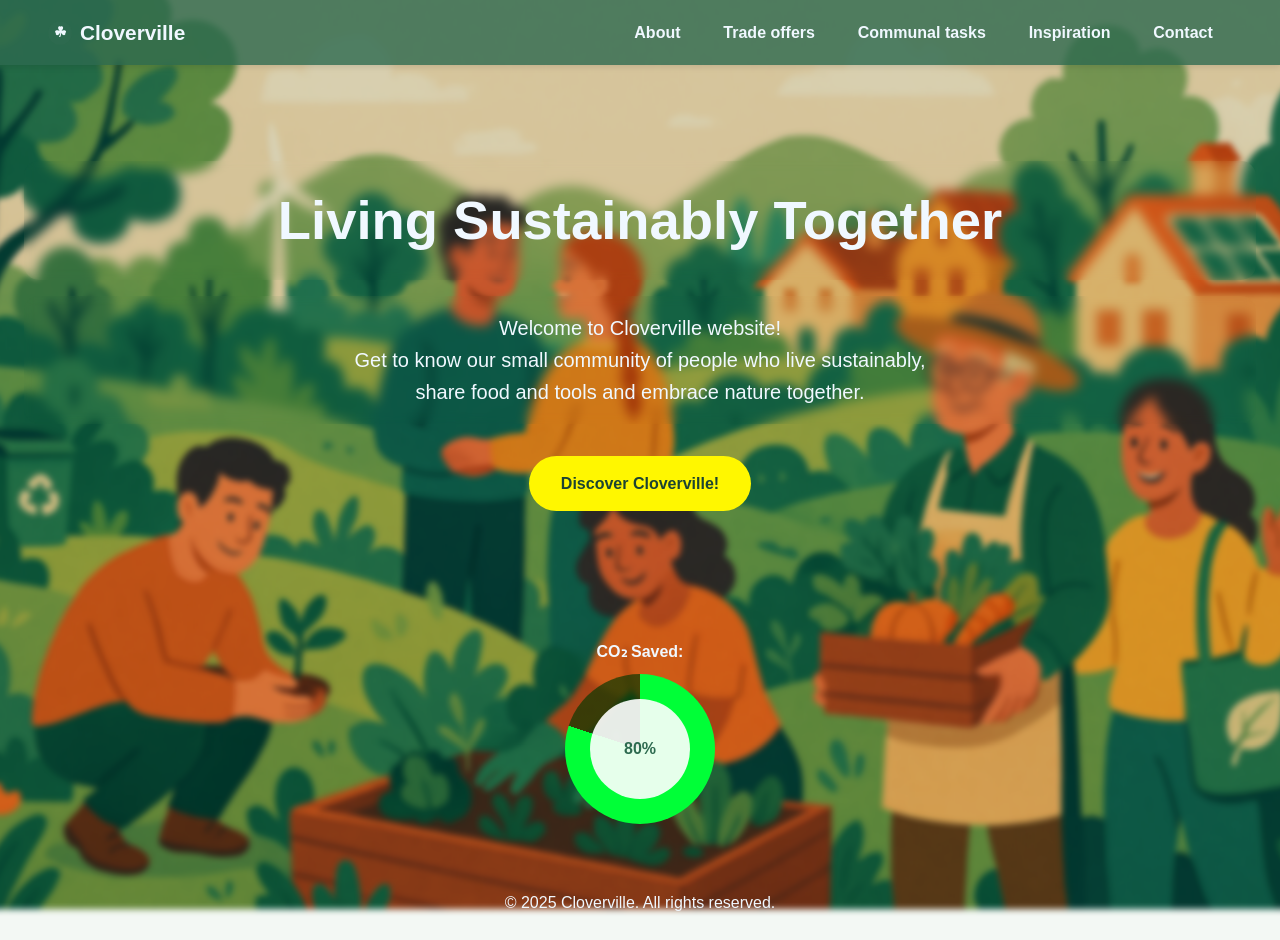
<file: Cloverille Website/index.html>
<!DOCTYPE html>
<html lang="en">

<head>
  <meta charset="UTF-8" />
  <meta name="viewport" content="width=device-width, initial-scale=1.0" />
  <title>Cloverville | Living Sustainably Together</title>
  <link rel="stylesheet" href="styles/common.css" />
  <link rel="stylesheet" href="styles/styles.css" />
</head>

<body>
  <!-- Header -->
  <header class="navbar">
    <a href="index.html" class="logo">
      <div class="logo-icon">☘</div>
      <span><b>Cloverville</b></span>
    </a>
    <nav class="nav-links">
      <a href="about.html"><b>About</b></a>
      <a href="tradeoffers.html"><b>Trade offers</b></a>
      <a href="communaltasks.html"><b>Communal tasks</b></a>
      <a href="services.html"><b>Inspiration</b></a>
      <a href="contact.html"><b>Contact</b></a>
    </nav>
  </header>

  <!-- Hero Section -->
  <section class="hero">
    <h1>Living Sustainably Together</h1>
    <p>
      Welcome to Cloverville website! <br>Get to know our small community of people who live sustainably, <br>share food
      and
      tools and embrace nature together.</p>
    <a href="about.html" class="cta-btn">Discover Cloverville!</a>
  </section>

  <!-- Illustration -->
  <section class="image-section"></section>

  <div class="progress-co2-container">
    <div class="co2-pie-container">
      <p><b>CO₂ Saved:</b></p>

      <div class="co2-pie">
        <div class="co2-center">
          <span id="co2-text"></span>
        </div>
      </div>
    </div>
  </div>

  <!-- Footer -->
  <footer class="footer">
    <p>© 2025 Cloverville. All rights reserved.</p>
  </footer>

  <script src="script.js"></script>
</body>

</html>
</file>
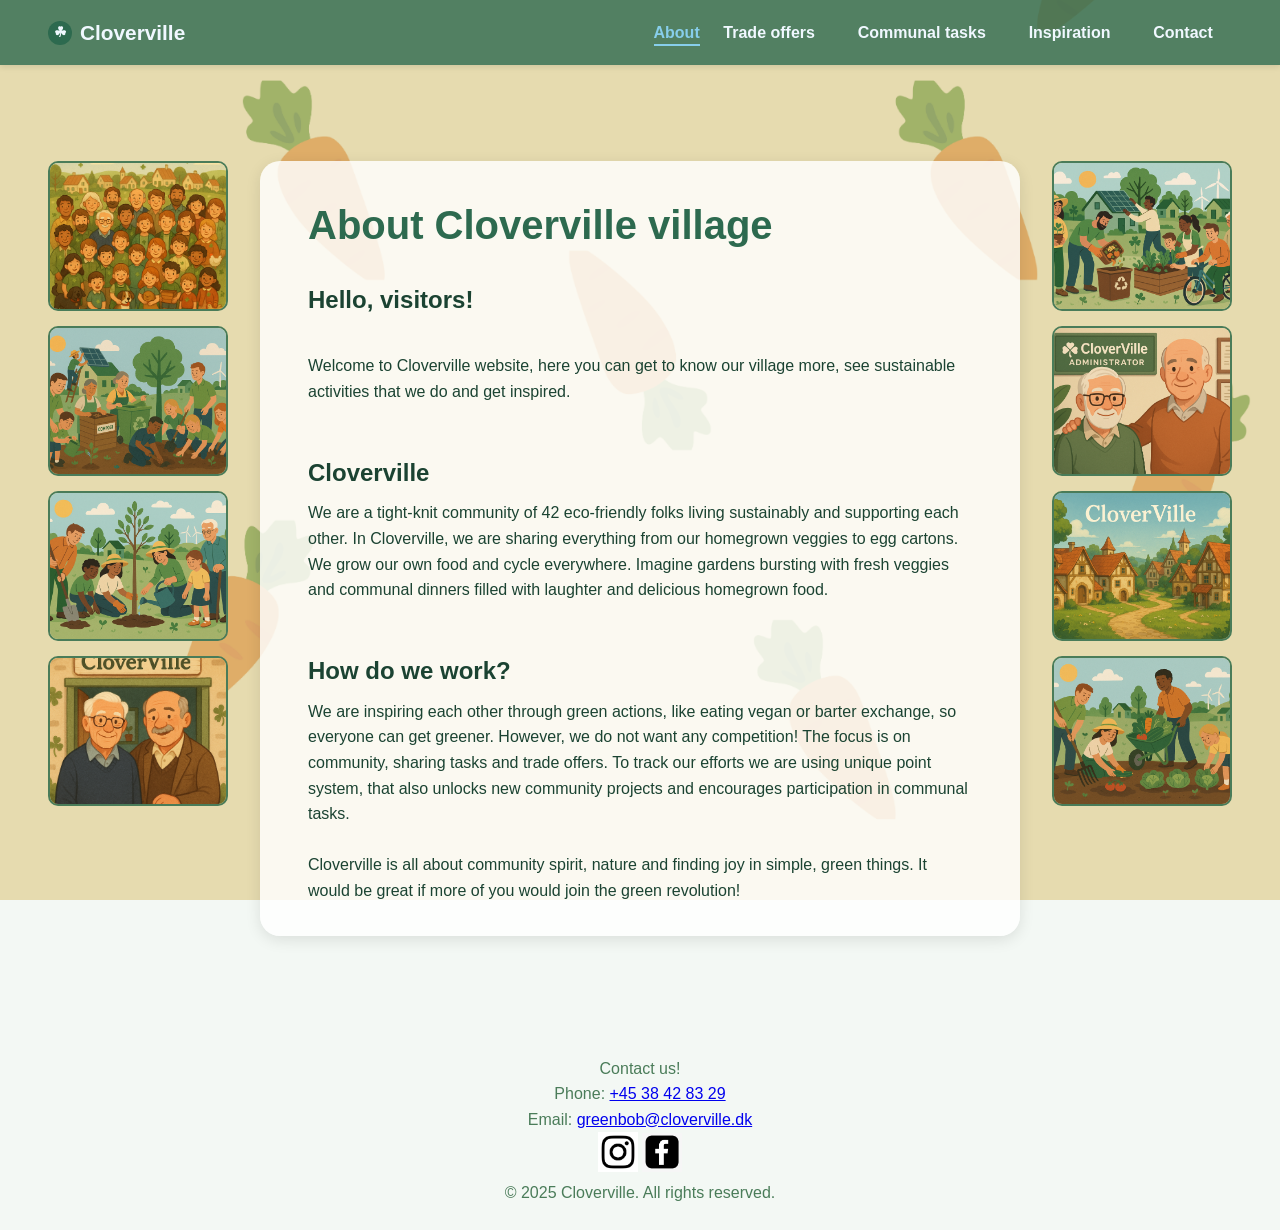
<file: Cloverille Website/about.html>
<!DOCTYPE html>
<html lang="en">

<head>
    <meta charset="UTF-8" />
    <meta name="viewport" content="width=device-width, initial-scale=1.0" />
    <title>About Cloverville village</title>
    <link rel="stylesheet" href="styles/common.css" />
    <link rel="stylesheet" href="styles/about.css" />
</head>

<body>
    <!-- Top navigation bar for the About page -->
    <header class="navbar-about">
        <a href="index.html" class="logo">
            <div class="logo-icon">☘</div>
            <span>Cloverville</span>
        </a>
        <button class="menu-toggle" aria-label="Toggle navigation">
            <span></span>
            <span></span>
            <span></span>
        </button>
        <nav class="nav-links">
            <span class="active"><b>About</b></span>
            <a href="tradeoffers.html"><b>Trade offers</b></a>
            <a href="communaltasks.html"><b>Communal tasks</b></a>
            <a href="services.html"><b>Inspiration</b></a>
            <a href="contact.html"><b>Contact</b></a>
        </nav>
    </header>

    <!-- Full-screen background illustration -->
    <section class="image-section-about"></section>

    <!-- MAIN LAYOUT -->
    <div class="about-layout">

        <!-- LEFT IMAGE COLUMN -->
        <section class="left-picture-bar">
            <img src="images/Gallery/8.png">
            <img src="images/Gallery/5.png">
            <img src="images/Gallery/3.png">
            <img src="images/Gallery/6.png">
        </section>

        <!-- MAIN TEXT -->
        <div class="text">
            <h1>About Cloverville village</h1>
            <h2>Hello, visitors!</h2>
            <br>
            <p>Welcome to Cloverville website, here you can get to know our village more, see sustainable activities
                that we do and get inspired.</p>
            <br>
            <h2>Cloverville</h2>
            <p>We are a tight-knit community of 42 eco-friendly folks living sustainably and supporting each other.
                In Cloverville, we are sharing everything from our homegrown veggies to egg cartons. We grow our own
                food and cycle everywhere. Imagine gardens bursting with fresh veggies and communal dinners filled with
                laughter and delicious homegrown food.</p>
            <br>
            <h2>How do we work?</h2>
            <p>We are inspiring each other through green actions, like eating vegan or barter exchange, so everyone can
                get greener.
                However, we do not want any competition! The focus is on community, sharing tasks and trade offers.
                To track our efforts we are using unique point system, that also unlocks new community projects and
                encourages participation in communal tasks.</p>
            <br>
            <p>Cloverville is all about community spirit, nature and finding joy in simple, green things. It would be
                great if more of you would join the green revolution!</p>
        </div>

        <!-- RIGHT IMAGE COLUMN -->
        <section class="right-picture-bar">
            <img src="images/Gallery/1.png">
            <img src="images/Gallery/7.png">
            <img src="images/Gallery/2.png">
            <img src="images/Gallery/4.png">
        </section>

    </div>

    <!-- Footer -->
    <footer class="footer">
        <div class="some">
            <p>Contact us!</p>
            <p>Phone: <a href="tel:+4538428329">+45 38 42 83 29</a></p>
            <p>Email: <a href="mailto:greenbob@cloverville.dk">greenbob@cloverville.dk</a></p>
            <a href="https://www.instagram.com/Clover_Ville" target="_blank">
                <img src="images/instagram.jpg" alt="instagram" width="40"></a>
            <a href="https://www.facebook.com/Clover_Ville" target="_blank">
                <img src="images/facebook.png" alt="facebook" width="40"></a>
        </div>
        <p>© 2025 Cloverville. All rights reserved.</p>
    </footer>

    <script src="script.js"></script>
</body>

</html>
</file>
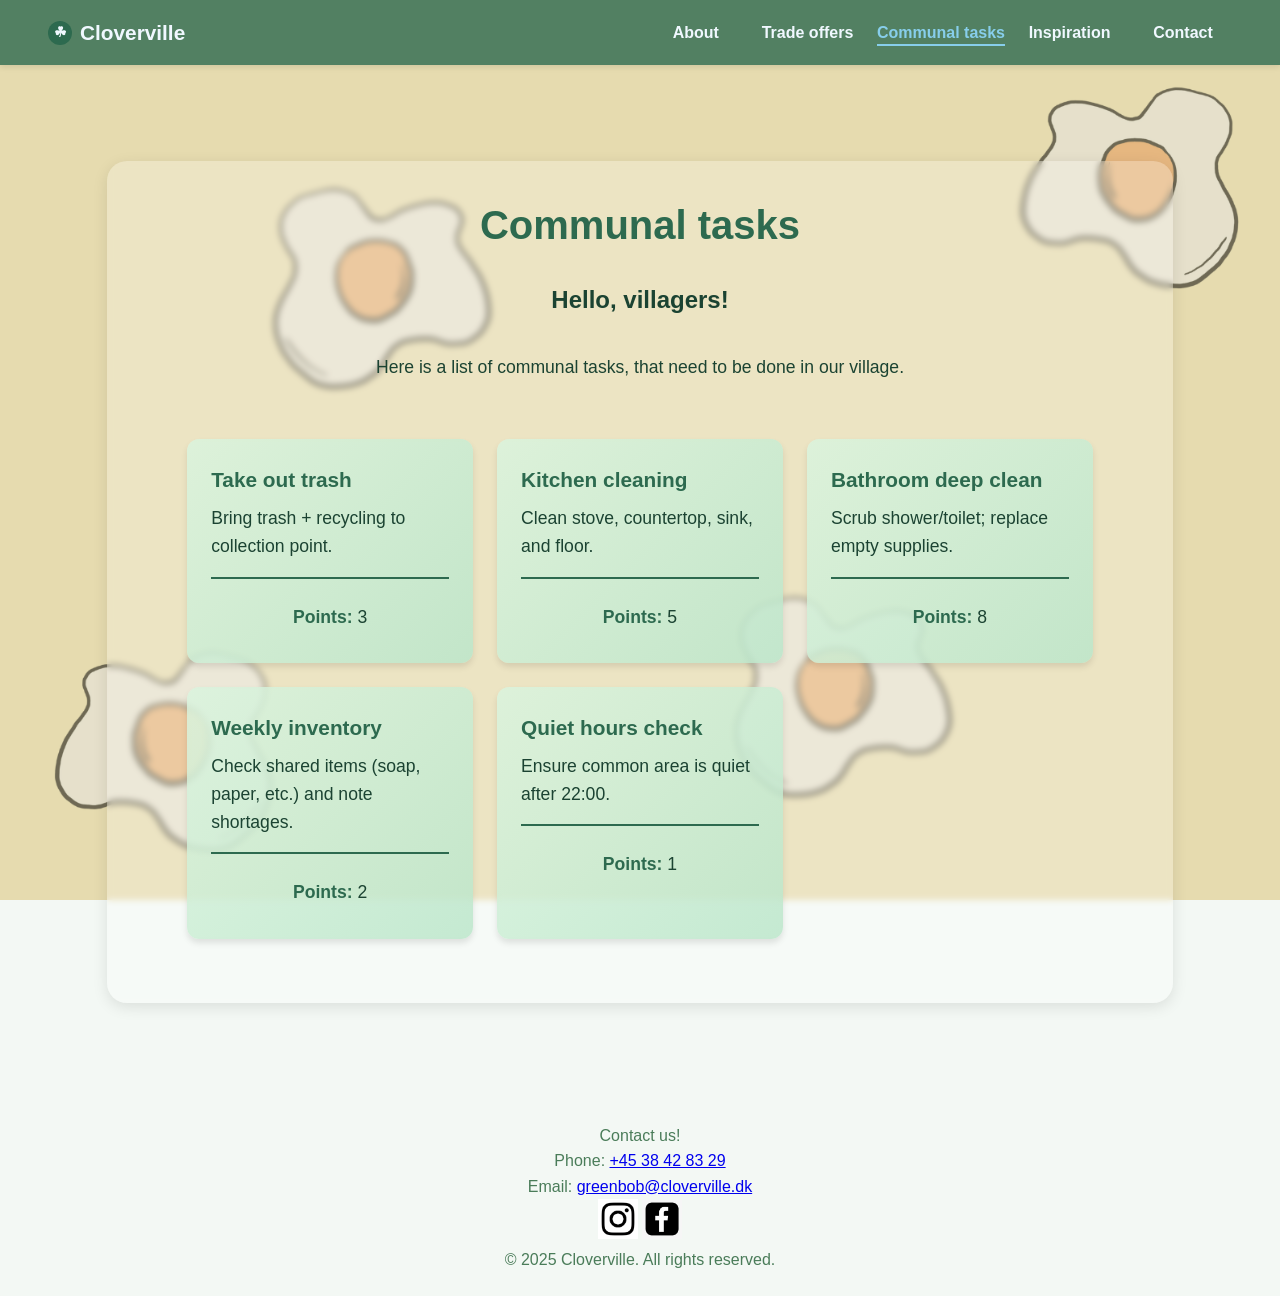
<file: Cloverille Website/communaltasks.html>
<!DOCTYPE html>
<html lang="en">

<head>
    <meta charset="UTF-8" />
    <meta name="viewport" content="width=device-width, initial-scale=1.0" />
    <title>About Cloverville village</title>

    <link rel="stylesheet" href="styles/common.css" />
    <link rel="stylesheet" href="styles/cards.css" />
    <link rel="stylesheet" href="styles/communaltasks.css" />
</head>

<body>
    <!-- Top navigation bar -->
    <header class="navbar-communaltasks">
        <a href="index.html" class="logo">
            <div class="logo-icon">☘</div>
            <span>Cloverville</span>
        </a>

        <button class="menu-toggle" aria-label="Toggle navigation">
            <span></span>
            <span></span>
            <span></span>
        </button>

        <nav class="nav-links">
            <a href="about.html"><b>About</b></a>
            <a href="tradeoffers.html"><b>Trade offers</b></a>
            <span class="active"><b>Communal tasks</b></span>
            <a href="services.html"><b>Inspiration</b></a>
            <a href="contact.html"><b>Contact</b></a>
        </nav>
    </header>

    <!-- Background illustration -->
    <section class="image-section-tasks"></section>

    <!-- Main layout wrapper -->
    <div class="tasks-layout">
        <div class="text">
            <h1>Communal tasks</h1>
            <h2>Hello, villagers!</h2>
            <br>
            <p>Here is a list of communal tasks, that need to be done in our village.</p>
            <br>

            <!-- Communal Tasks Container -->
            <div id="communal-tasks-container" class="tasks-container">
            </div>
        </div>
    </div>

    <!-- Footer -->
    <footer class="footer">
        <div class="some">
            <p>Contact us!</p>
            <p>Phone: <a href="tel:+4538428329">+45 38 42 83 29</a></p>
            <p>Email: <a href="mailto:greenbob@cloverville.dk">greenbob@cloverville.dk</a></p>
            <a href="https://www.instagram.com/Clover_Ville" target="_blank">
                <img src="images/instagram.jpg" alt="instagram" width="40"></a>
            <a href="https://www.facebook.com/Clover_Ville" target="_blank">
                <img src="images/facebook.png" alt="facebook" width="40"></a>
        </div>
        <p>© 2025 Cloverville. All rights reserved.</p>
    </footer>

    <script src="script.js"></script>
</body>

</html> <!-- End of HTML document -->
</file>
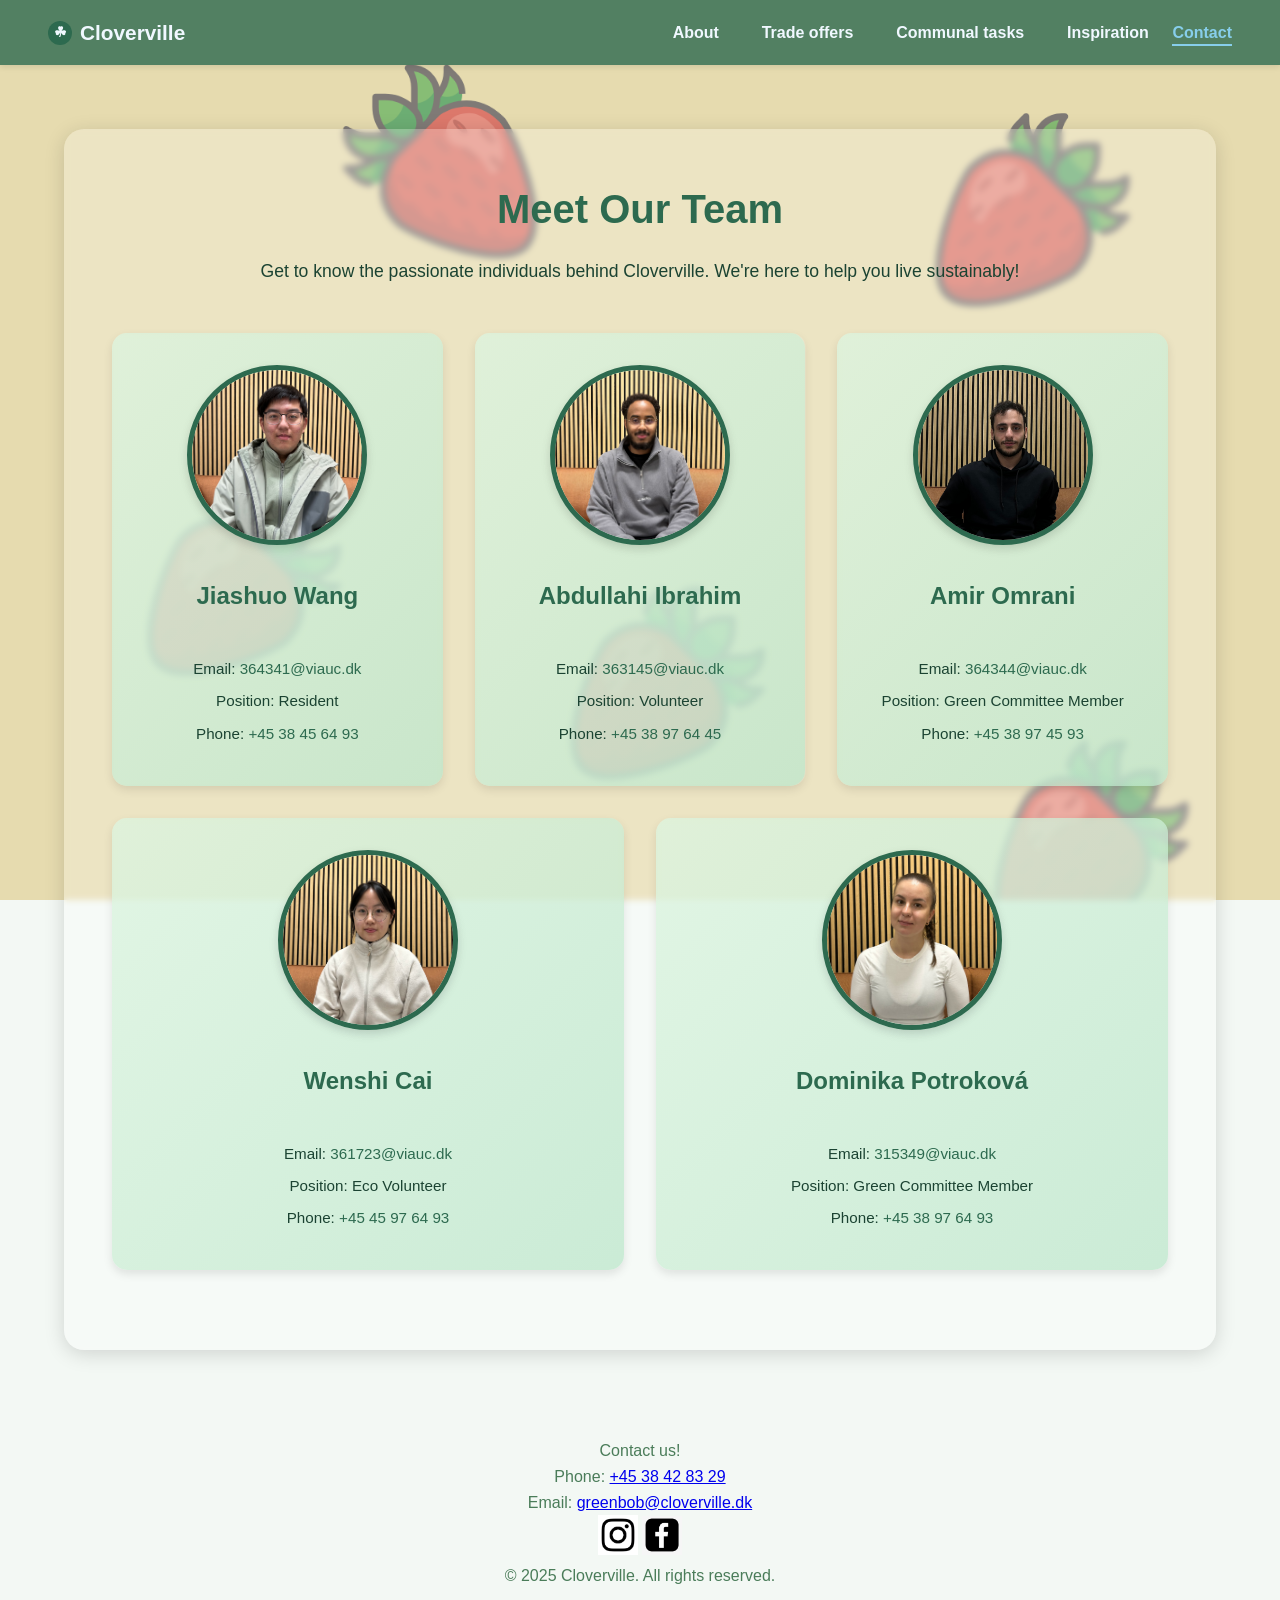
<file: Cloverille Website/contact.html>
<!DOCTYPE html>
<html lang="en">

<head>
    <meta charset="UTF-8" />
    <meta name="viewport" content="width=device-width, initial-scale=1.0" />
    <title>About Cloverville village</title>

    <link rel="stylesheet" href="styles/common.css" />
    <link rel="stylesheet" href="styles/contact.css" />
</head>

<body>
    <!-- Top navigation bar -->
    <header class="navbar-contacts">
        <a href="index.html" class="logo">
            <div class="logo-icon">☘</div>
            <span>Cloverville</span>
        </a>

        <button class="menu-toggle" aria-label="Toggle navigation">
            <span></span>
            <span></span>
            <span></span>
        </button>

        <nav class="nav-links">
            <a href="about.html"><b>About</b></a>
            <a href="tradeoffers.html"><b>Trade offers</b></a>
            <a href="communaltasks.html"><b>Communal tasks</b></a>
            <a href="services.html"><b>Inspiration</b></a>
            <span class="active"><b>Contact</b></span>
        </nav>
    </header>

    <!-- Background illustration -->
    <section class="image-section-contacts"></section>

    <!-- Main text and team section wrapper -->
    <div class="text contacts">
        <h1>Meet Our Team</h1>
        <p>Get to know the passionate individuals behind Cloverville. We're here to help you live sustainably!</p>

        <!-- Top row of team member cards -->
        <section class="top-row">

            <!-- Team member card: Jiashuo Wang -->
            <div class="wang">
                <img src="images/wang.jpg">
                <h2>Jiashuo Wang</h2>
                <br>
                <p>Email: <a href="mailto:364341@viauc.dk">364341@viauc.dk</a></p>
                <p>Position: Resident</p>
                <p>Phone: <a href="tel:+4538456493">+45 38 45 64 93</a></p>
            </div>

            <!-- Team member card: Abdullahi Ibrahim -->
            <div class="abdul">
                <img src="images/abdul.jpg">
                <h2>Abdullahi Ibrahim</h2>
                <br>
                <p>Email: <a href="mailto:363145@viauc.dk">363145@viauc.dk</a></p>
                <p>Position: Volunteer</p>
                <p>Phone: <a href="tel:+4538976445">+45 38 97 64 45</a></p>
            </div>

            <!-- Team member card: Amir Omrani -->
            <div class="amir">
                <img src="images/amir (2).jpg">
                <h2>Amir Omrani</h2>
                <br>
                <p>Email: <a href="mailto:364344@viauc.dk">364344@viauc.dk</a></p>
                <p>Position: Green Committee Member</p>
                <p>Phone: <a href="tel:+4538974593">+45 38 97 45 93</a></p>
            </div>
        </section>

        <!-- Bottom row of team member cards -->
        <section class="bottom-row">

            <!-- Team member card: Wenshi Cai -->
            <div class="wenshi">
                <img src="images/wenshi.jpg">
                <h2>Wenshi Cai</h2>
                <br>
                <p>Email: <a href="mailto:361723@viauc.dk">361723@viauc.dk</a></p>
                <p>Position: Eco Volunteer</p>
                <p>Phone: <a href="tel:+45976493">+45 45 97 64 93</a></p>
            </div>

            <!-- Team member card: Dominika Potroková -->
            <div class="dominika">
                <img src="images/dominika.jpg">
                <h2>Dominika Potroková</h2>
                <br>
                <p>Email: <a href="315349@viauc.dk">315349@viauc.dk</a></p>
                <p>Position: Green Committee Member</p>
                <p>Phone: <a href="tel:+4538976493">+45 38 97 64 93</a></p>
            </div>
        </section>
    </div>

    <!-- Footer -->
    <footer class="footer">
        <div class="some">
            <p>Contact us!</p>
            <p>Phone: <a href="tel:+4538428329">+45 38 42 83 29</a></p>
            <p>Email: <a href="mailto:greenbob@cloverville.dk">greenbob@cloverville.dk</a></p>
            <a href="https://www.instagram.com/Clover_Ville" target="_blank">
                <img src="images/instagram.jpg" alt="instagram" width="40"></a>
            <a href="https://www.facebook.com/Clover_Ville" target="_blank">
                <img src="images/facebook.png" alt="facebook" width="40"></a>
        </div>
        <p>© 2025 Cloverville. All rights reserved.</p>
    </footer>

    <script src="script.js"></script>
</body>

</html> <!-- End of HTML document -->
</file>
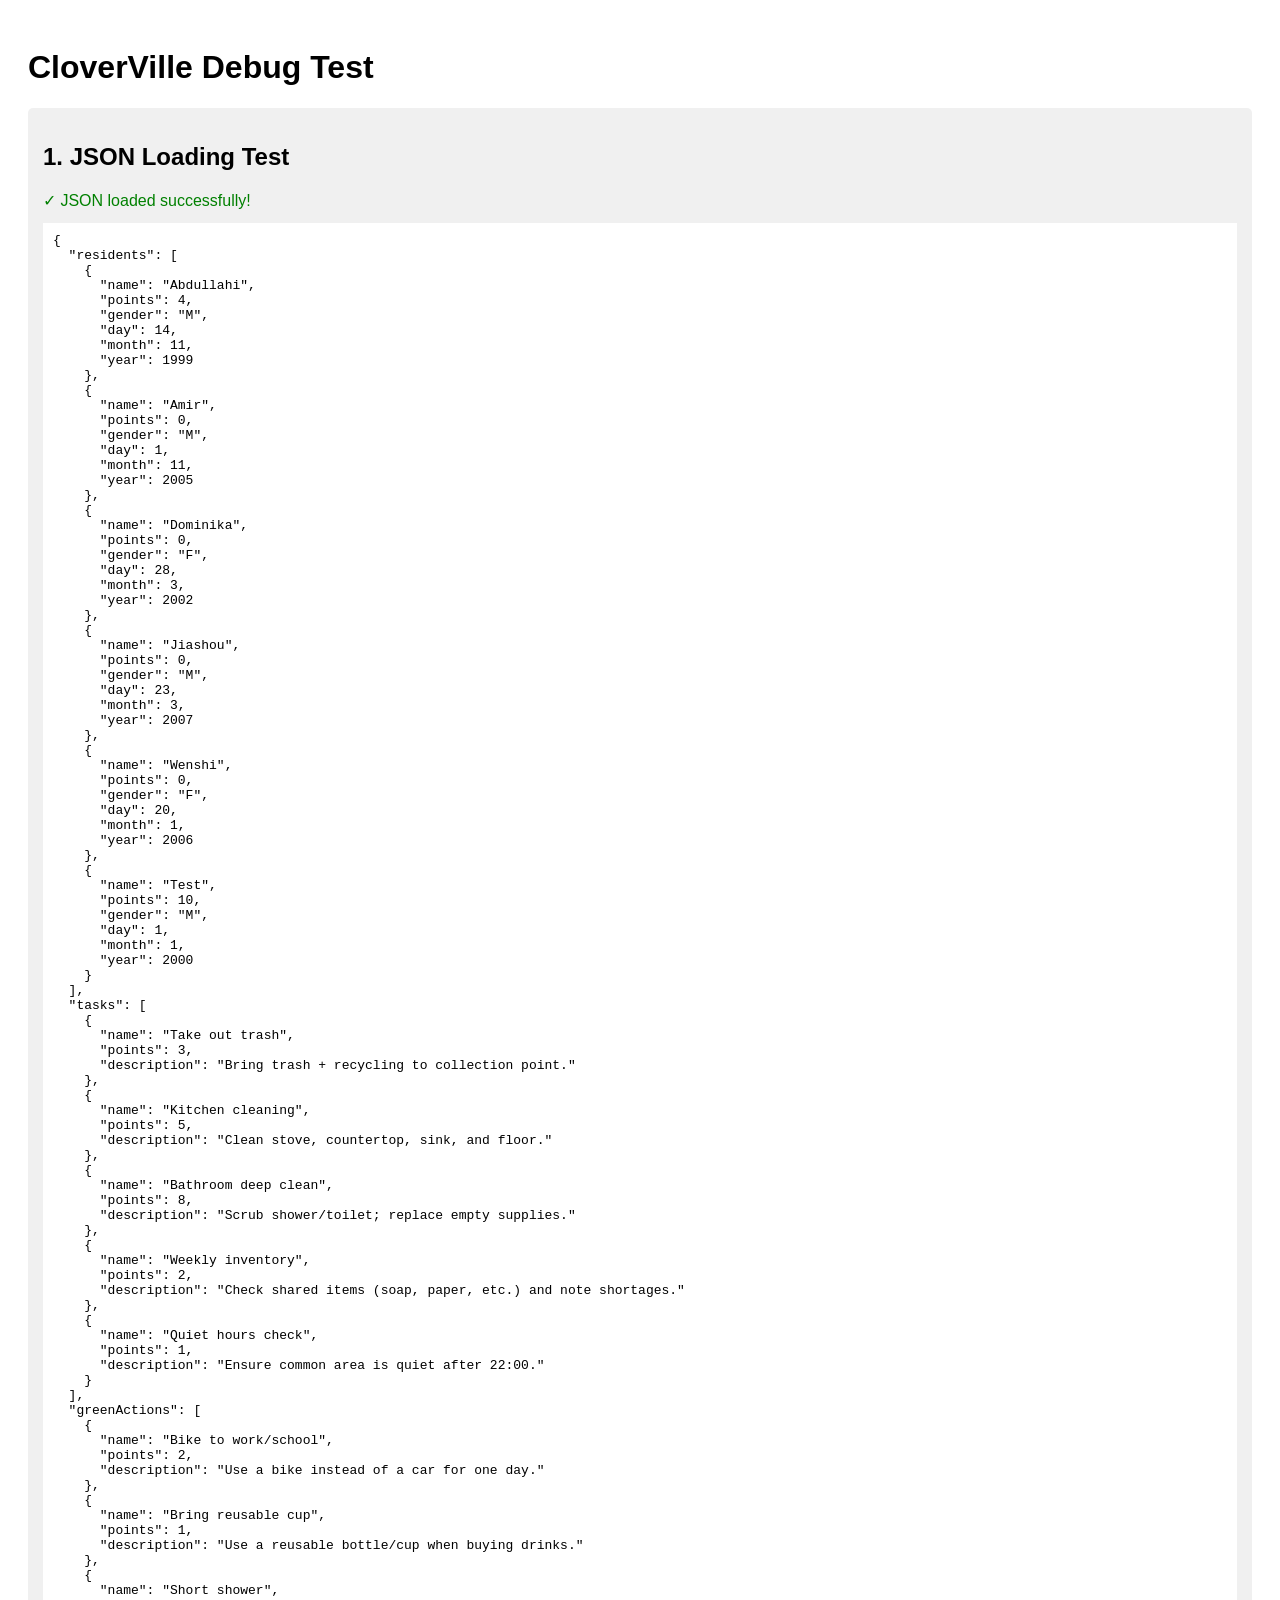
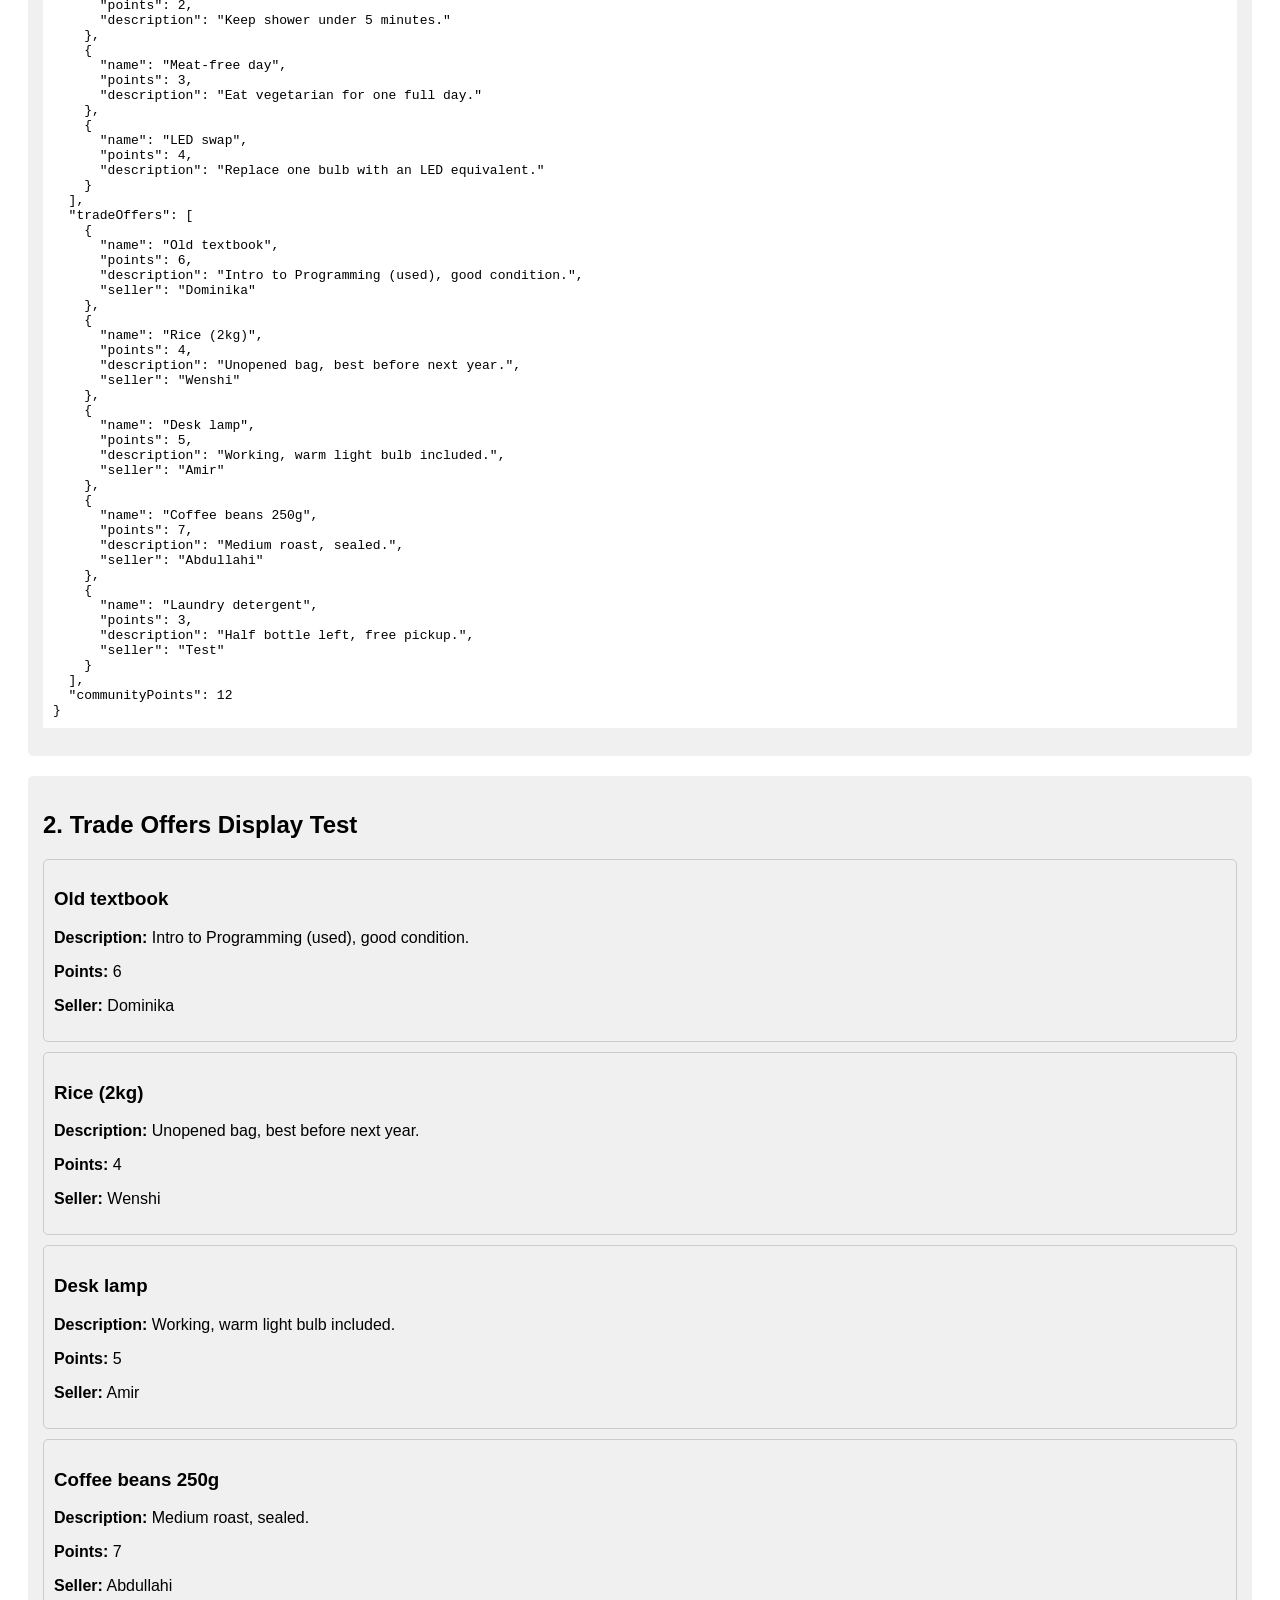
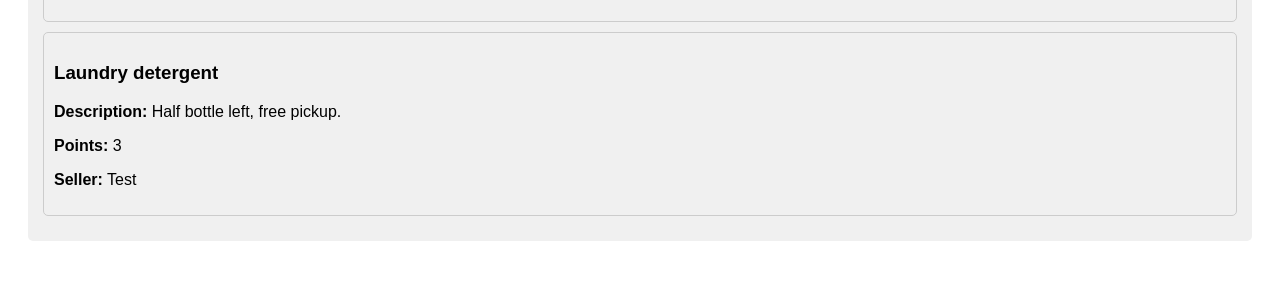
<file: Cloverille Website/debug-test.html>
<!DOCTYPE html>
<html lang="en">

<head>
    <meta charset="UTF-8">
    <meta name="viewport" content="width=device-width, initial-scale=1.0">
    <title>Debug Test</title>

    <style>
        /* Basic page typography */
        body {
            font-family: Arial, sans-serif;
            padding: 20px;
        }

        /* Container style for debug blocks */
        .debug-section {
            margin: 20px 0;
            padding: 15px;
            background: #f0f0f0;
            border-radius: 5px;
        }

        .error {
            color: red;
        }

        .success {
            color: green;
        }

        /* Styling for raw JSON output */
        pre {
            background: #fff;
            padding: 10px;
            overflow-x: auto;
        }
    </style>
</head>

<body>
    <h1>CloverVille Debug Test</h1>

    <!-- Section 1: JSON Loading Test -->
    <div class="debug-section">
        <h2>1. JSON Loading Test</h2>
        <div id="json-status">Loading...</div>
        <pre id="json-content"></pre>
    </div>

    <!-- Section 2: Trade Offers Rendering Test -->
    <div class="debug-section">
        <h2>2. Trade Offers Display Test</h2>
        <div id="trade-offers-container"></div>
    </div>

    <script>
        // Test JSON loading
        async function testJSONLoading() {
            const statusDiv = document.getElementById('json-status');
            const contentPre = document.getElementById('json-content');

            try {
                console.log('Attempting to fetch: ../village.json');
                const response = await fetch('../village.json');

                if (!response.ok) {
                    throw new Error(`HTTP error! status: ${response.status}`);
                }

                const data = await response.json();
                statusDiv.innerHTML = '<span class="success">✓ JSON loaded successfully!</span>';
                contentPre.textContent = JSON.stringify(data, null, 2);

                // Test display function
                displayTradeOffers(data);

            } catch (error) {
                statusDiv.innerHTML = `<span class="error">✗ Error: ${error.message}</span>`;
                contentPre.textContent = error.stack;
                console.error('Error loading JSON:', error);
            }
        }

        // Display trade offers
        function displayTradeOffers(villageData) {
            const container = document.getElementById('trade-offers-container');

            if (!villageData || !villageData.tradeOffers) {
                container.innerHTML = '<p class="error">No tradeOffers data found</p>';
                return;
            }

            if (villageData.tradeOffers.length === 0) {
                container.innerHTML = '<p>No trade offers available</p>';
                return;
            }

            const offersHTML = villageData.tradeOffers.map(offer => `
                <div style="border: 1px solid #ccc; padding: 10px; margin: 10px 0; border-radius: 5px;">
                    <h3>${offer.name || 'Unnamed Offer'}</h3>
                    <p><strong>Description:</strong> ${offer.description || 'No description'}</p>
                    <p><strong>Points:</strong> ${offer.points || 0}</p>
                    <p><strong>Seller:</strong> ${offer.seller || 'N/A'}</p>
                </div>
            `).join('');

            container.innerHTML = offersHTML;
        }

        // Run test on page load
        document.addEventListener('DOMContentLoaded', testJSONLoading);
    </script>
</body>

</html>
</file>
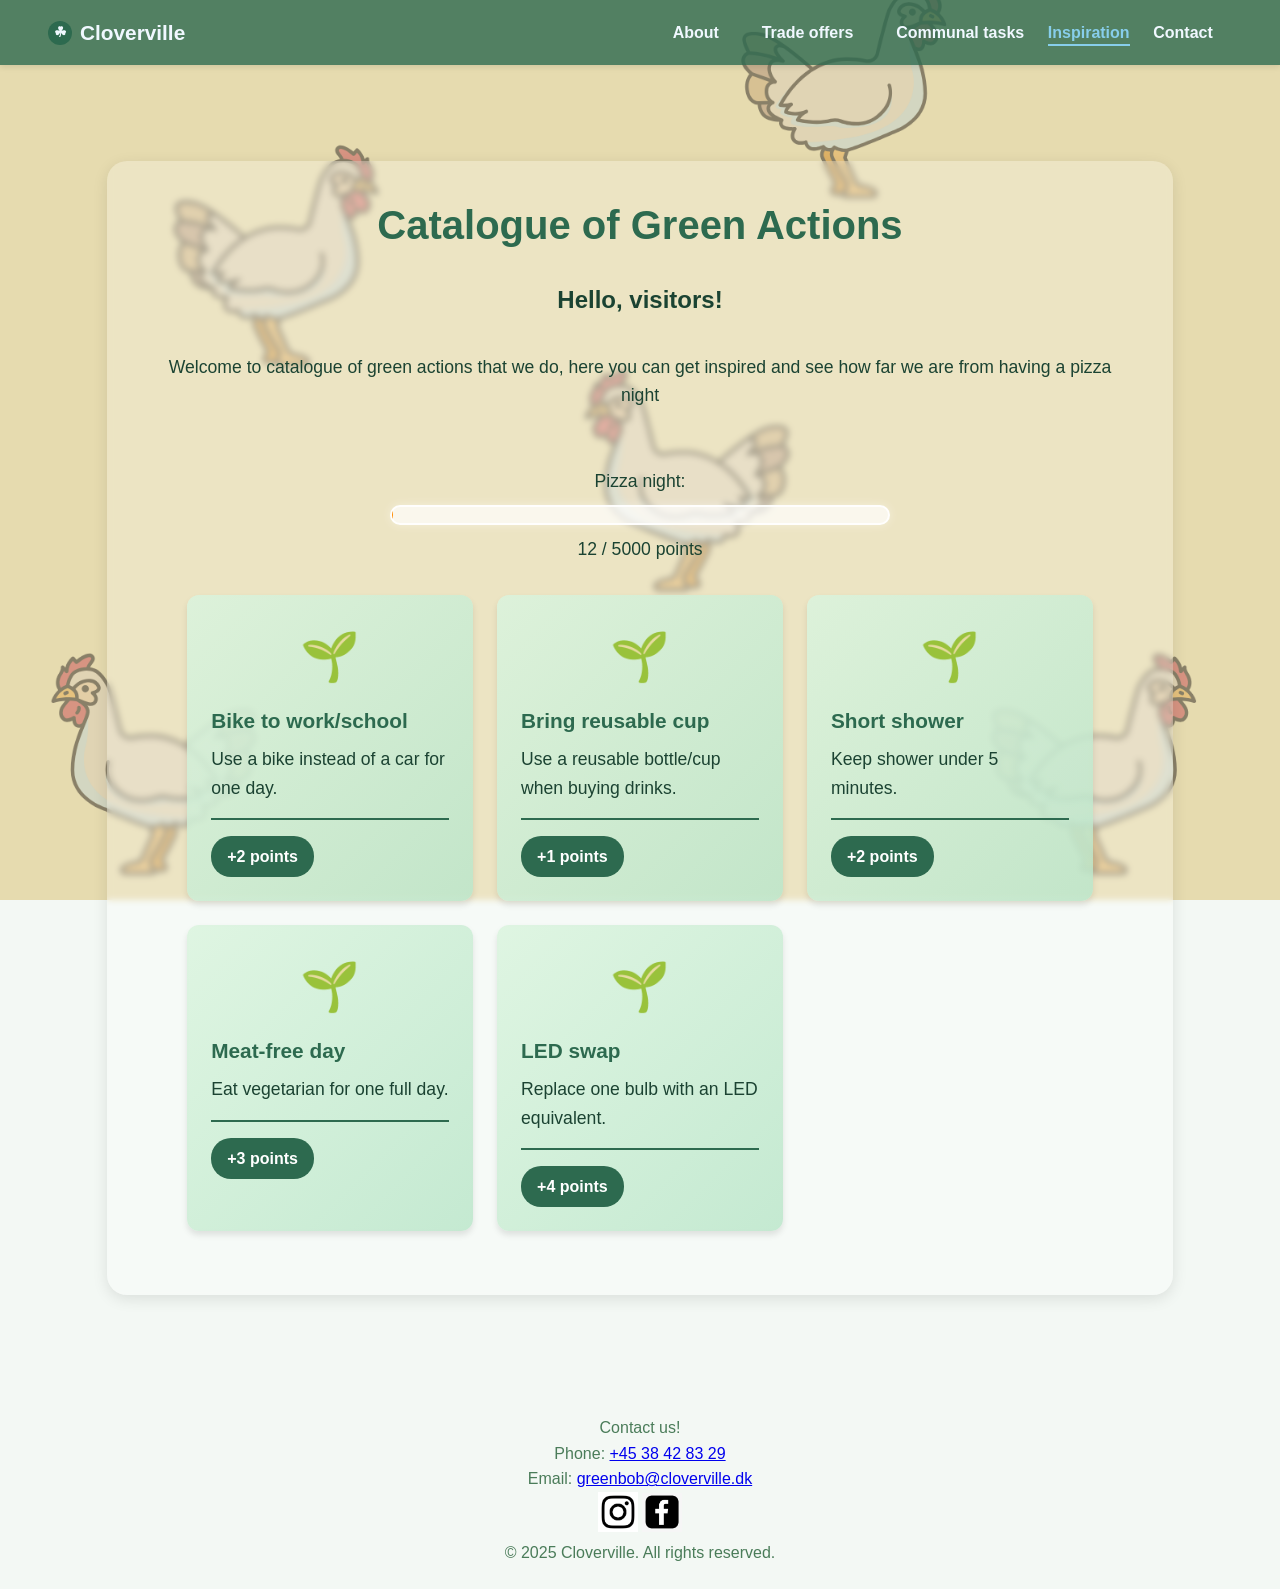
<file: Cloverille Website/services.html>
<!DOCTYPE html>
<html lang="en">

<head>
    <meta charset="UTF-8" />
    <meta name="viewport" content="width=device-width, initial-scale=1.0" />
    <title>About Cloverville village</title>

    <link rel="stylesheet" href="styles/common.css" />
    <link rel="stylesheet" href="styles/cards.css" />
    <link rel="stylesheet" href="styles/services.css" />
</head>

<body>
    <!-- Top navigation bar -->
    <header class="navbar-services">
        <a href="index.html" class="logo">
            <div class="logo-icon">☘</div>
            <span>Cloverville</span>
        </a>

        <button class="menu-toggle" aria-label="Toggle navigation">
            <span></span>
            <span></span>
            <span></span>
        </button>

        <nav class="nav-links">
            <a href="about.html"><b>About</b></a>
            <a href="tradeoffers.html"><b>Trade offers</b></a>
            <a href="communaltasks.html"><b>Communal tasks</b></a>
            <span class="active"><b>Inspiration</b></span>
            <a href="contact.html"><b>Contact</b></a>
        </nav>
    </header>

    <!-- Background illustration -->
    <section class="image-section-services"></section>

    <!-- Main layout wrapper -->
    <div class="services-layout">
        <div class="text">
            <h1>Catalogue of Green Actions</h1>
            <h2>Hello, visitors!</h2>
            <br>
            <p>Welcome to catalogue of green actions that we do, here you can get inspired and see how far we are from
                having a pizza night</p>
            <br>

            <!-- Progress bar section -->
            <div class="progress-co2-container">
                <div class="points-container">
                    <p>Pizza night:</p>

                    <div class="loading-frame">
                        <div class="loading-bar" id="progress-bar"></div>
                    </div>

                    <p id="progress-text">0 / 1000 points</p>
                </div>
            </div>

            <!-- Green Actions Section -->
            <div id="green-actions-container" class="green-actions-container">
            </div>
        </div>
    </div>

    <!-- Footer -->
    <footer class="footer">
        <div class="some">
            <p>Contact us!</p>
            <p>Phone: <a href="tel:+4538428329">+45 38 42 83 29</a></p>
            <p>Email: <a href="mailto:greenbob@cloverville.dk">greenbob@cloverville.dk</a></p>
            <a href="https://www.instagram.com/Clover_Ville" target="_blank">
                <img src="images/instagram.jpg" alt="instagram" width="40"></a>
            <a href="https://www.facebook.com/Clover_Ville" target="_blank">
                <img src="images/facebook.png" alt="facebook" width="40"></a>
        </div>
        <p>© 2025 Cloverville. All rights reserved.</p>
    </footer>

    <script src="script.js"></script>
</body>

</html>
</file>
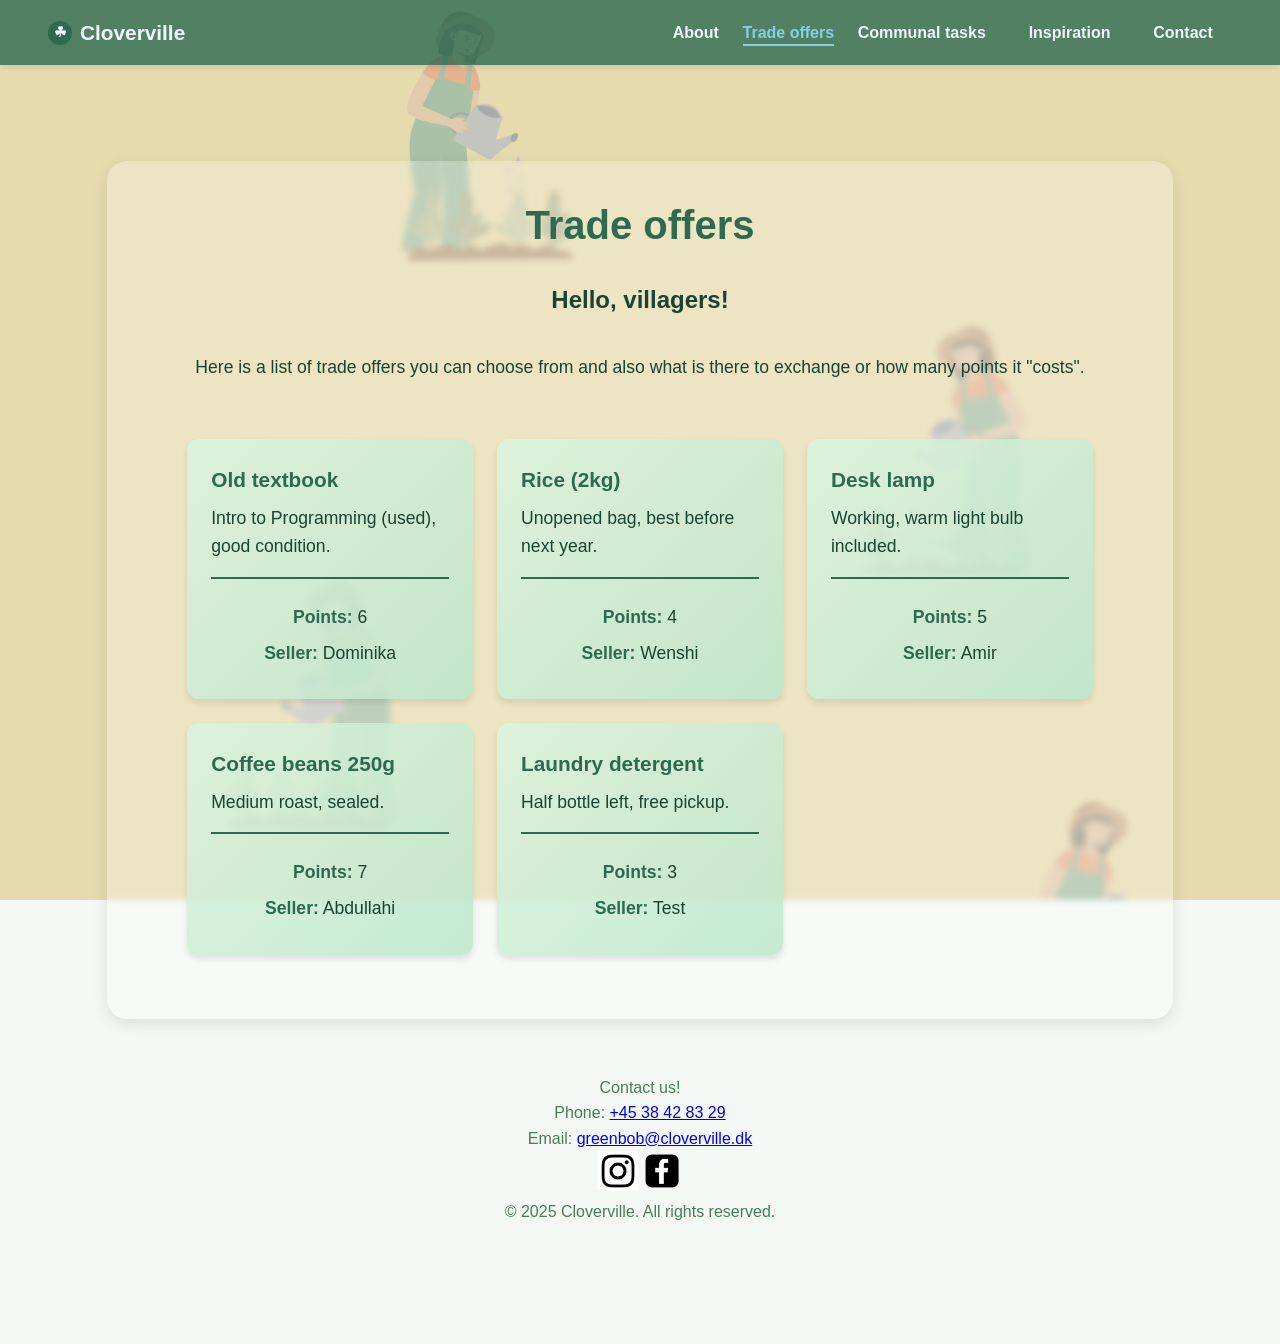
<file: Cloverille Website/tradeoffers.html>
<!DOCTYPE html>
<html lang="en">

<head>
    <meta charset="UTF-8" />
    <meta name="viewport" content="width=device-width, initial-scale=1.0" />
    <title>About Cloverville village</title>
    <link rel="stylesheet" href="styles/common.css" />
    <link rel="stylesheet" href="styles/cards.css" />
    <link rel="stylesheet" href="styles/tradeoffers.css" />
</head>

<body>
    <!-- Top navigation bar -->
    <header class="navbar-tradeoffers">
        <a href="index.html" class="logo">
            <div class="logo-icon">☘</div>
            <span>Cloverville</span>
        </a>

        <button class="menu-toggle" aria-label="Toggle navigation">
            <span></span>
            <span></span>
            <span></span>
        </button>

        <nav class="nav-links">
            <a href="about.html"><b>About</b></a>
            <span class="active"><b>Trade offers</b></span>
            <a href="communaltasks.html"><b>Communal tasks</b></a>
            <a href="services.html"><b>Inspiration</b></a>
            <a href="contact.html"><b>Contact</b></a>
        </nav>
    </header>

    <!-- Background illustration -->
    <section class="image-section-tradeoffers"></section>

    <!-- Main layout wrapper -->
    <div class="offers-layout">
        <div class="text">
            <h1>Trade offers</h1>
            <h2>Hello, villagers!</h2>
            <br>
            <p>Here is a list of trade offers you can choose from and also what is there to exchange or how many
                points it "costs".</p>
            <br>

            <!-- Trade Offers Container -->
            <div id="trade-offers-container" class="offers-container">
            </div>
        </div>

        <!-- Footer -->
        <footer class="footer">
            <div class="some">
                <p>Contact us!</p>
                <p>Phone: <a href="tel:+4538428329">+45 38 42 83 29</a></p>
                <p>Email: <a href="mailto:greenbob@cloverville.dk">greenbob@cloverville.dk</a></p>
                <a href="https://www.instagram.com/Clover_Ville" target="_blank">
                    <img src="images/instagram.jpg" alt="instagram" width="40"></a>
                <a href="https://www.facebook.com/Clover_Ville" target="_blank">
                    <img src="images/facebook.png" alt="facebook" width="40"></a>
            </div>
            <p>© 2025 Cloverville. All rights reserved.</p>
        </footer>

        <script src="script.js"></script>
</body>

</html>
</file>
<file: Cloverille Website/styles/common.css>
/* Shared base */
* {
    margin: 0;
    padding: 0;
    box-sizing: border-box;
    font-family: 'Poppins', sans-serif;
}

body {
    background-color: #f3f8f4;
    color: #1b4332;
    display: flex;
    flex-direction: column;
    min-height: 100vh;
    line-height: 1.6;
}

/* Navbar - Base styles */
.navbar,
.navbar-about,
.navbar-communaltasks,
.navbar-contacts,
.navbar-services,
.navbar-tradeoffers {
    display: flex;
    justify-content: space-between;
    align-items: center;
    padding: 1rem 3rem;
    box-shadow: 0 2px 6px rgba(0, 0, 0, 0.1);
    position: relative;
    z-index: 10;
}

.logo {
    display: flex;
    align-items: center;
    font-weight: 600;
    font-size: 1.3rem;
    color: aliceblue;
    text-decoration: none;
    cursor: pointer;
}

.logo:hover {
    color: aliceblue;
}

.logo-icon {
    background-color: #2d6a4f;
    color: aliceblue;
    font-size: 0.9rem;
    border-radius: 50%;
    width: 24px;
    height: 24px;
    display: flex;
    align-items: center;
    justify-content: center;
    margin-right: 8px;
}

/* Navigation Links */
.nav-links a {
    text-decoration: none;
    color: aliceblue;
    font-weight: 500;
    margin: 0 1.2rem;
    transition: color 0.2s ease;
    position: relative;
    padding-bottom: 5px;
}

.nav-links a::after {
    content: '';
    position: absolute;
    bottom: 0;
    left: 0;
    width: 0;
    height: 2px;
    background: aliceblue;
    transition: width 0.3s ease;
}

.nav-links a:hover {
    color: #d8f3dc;
}

.nav-links a:hover::after {
    width: 100%;
}

.nav-links .active {
    color: #87CEEB;
    font-weight: 700;
    cursor: default;
    pointer-events: none;
    position: relative;
    padding-bottom: 5px;
}

.nav-links .active::after {
    content: '';
    position: absolute;
    bottom: 0;
    left: 0;
    width: 100%;
    height: 2px;
    background: #87CEEB;
}

/* Mobile Menu Toggle */
.menu-toggle {
    display: none;
    flex-direction: column;
    justify-content: center;
    align-items: center;
    gap: 6px;
    width: 46px;
    height: 46px;
    background: rgba(12, 34, 20, 0.72);
    border: none;
    border-radius: 12px;
    cursor: pointer;
    padding: 10px;
}

.menu-toggle span {
    display: block;
    width: 26px;
    height: 3px;
    background: #ffffff;
    border-radius: 3px;
    transition: transform 0.2s ease, opacity 0.2s ease;
}

.menu-toggle.open span:nth-child(1) {
    transform: translateY(7px) rotate(45deg);
}

.menu-toggle.open span:nth-child(2) {
    opacity: 0;
}

.menu-toggle.open span:nth-child(3) {
    transform: translateY(-7px) rotate(-45deg);
}

/* Footer */
.footer {
    background-color: transparent;
    text-align: center;
    padding: 1.5rem 0;
    color: #4a7c59;
    margin-top: auto;
    position: relative;
    z-index: 2;
}


@media (max-width: 900px) {

    .navbar,
    .navbar-about,
    .navbar-communaltasks,
    .navbar-contacts,
    .navbar-services,
    .navbar-tradeoffers {
        flex-direction: row;
        align-items: center;
        justify-content: space-between;
        padding: 1rem 1.5rem;
        /* Reduce horizontal padding on smaller screens */
        gap: 0;
    }

    .menu-toggle {
        display: flex;
        margin-left: auto;
    }

    .nav-links {
        position: absolute;
        top: 72px;
        right: 16px;
        background: rgba(12, 34, 20, 0.9);
        backdrop-filter: blur(8px);
        padding: 12px 16px;
        border-radius: 16px;
        box-shadow: 0 10px 30px rgba(0, 0, 0, 0.25);
        display: none;
        flex-direction: column;
        align-items: flex-start;
        gap: 10px;
        z-index: 20;
    }

    .nav-links.open {
        display: flex;
    }

    .nav-links a,
    .nav-links .active {
        margin: 0;
    }

}
</file>
<file: Cloverille Website/styles/styles.css>
/* Home Page Specific Styles */
/* Shared base styles are in common.css */

.navbar {
  background-color: rgba(45, 106, 79, 0.8);
}

/* Hero Section */
.hero {
  text-align: center;
  padding: 6rem 1.5rem;
  background: transparent;
}

.hero h1 {
  font-size: 3.4rem;
  font-weight: 800;
  color: aliceblue;
  margin-bottom: 1rem;
  padding: 1rem;
  border-radius: 15px;
  backdrop-filter: blur(5px);
}

.hero p {
  font-size: 1.25rem;
  color: aliceblue;
  margin-bottom: 2rem;
  padding: 1rem;
  border-radius: 15px;
  backdrop-filter: blur(5px);
  font-family: 'Arial', Times, serif;
}

.cta-btn {
  display: inline-block;
  background-color: #FFF700;
  color: #1b4332;
  font-weight: 600;
  padding: 0.9rem 2rem;
  border-radius: 30px;
  text-decoration: none;
  transition: background 0.1s ease, transform 0.2s ease;
}

.cta-btn:hover {
  background-color: #d48e12;
  transform: translateY(-2px);
}

/* Image Section - Home specific */
.image-section {
  position: fixed;
  top: 0;
  left: 0;
  width: 100%;
  height: 100%;
  background: linear-gradient(0deg, rgba(0, 0, 0, 0.12), rgba(0, 0, 0, 0.12)),
    url("../images/Background.png") no-repeat center center/cover;
  z-index: -1;
  filter: blur(3px) brightness(0.97);
  transform: scale(1.02);
  pointer-events: none;
}

/* CO2 Pie Chart - Home specific implementation */
.co2-pie-container p {
  color: aliceblue;
  text-align: center;
}

.progress-co2-container {
  display: flex;
  align-items: center;
  justify-content: center;
  width: 100%;
  margin: 2rem auto;
}

.co2-pie {
  width: 150px;
  height: 150px;
  border-radius: 50%;
  background: conic-gradient(#2ff55a 0deg 288deg,
      rgba(253, 253, 253, 0.7) 0deg 360deg);
  display: flex;
  align-items: center;
  justify-content: center;
  margin: 10px auto;
  position: relative;
  transition: background 0.6s ease;
}

.co2-center {
  width: 100px;
  height: 100px;
  background: rgba(255, 255, 255, 0.9);
  border-radius: 50%;
  display: flex;
  align-items: center;
  justify-content: center;
  font-weight: bold;
  color: #2d6a4f;
  position: absolute;
  top: 50%;
  left: 50%;
  transform: translate(-50%, -50%);
}

/* Main Footer Override for Home if needed */
.footer {
  color: aliceblue;
}

/* Responsive */
@media (max-width: 900px) {
  .hero h1 {
    font-size: 1.8rem;
  }

  .hero p {
    font-size: 0.9rem;
  }

  .image-section {
    background-attachment: scroll;
  }
}
</file>
<file: Cloverille Website/styles/about.css>
/* About Page Specific Styles */

.navbar-about {
    background-color: rgba(45, 106, 79, 0.8);
}

.about-layout {
    display: grid;
    grid-template-columns: 180px 1fr 180px;
    gap: 2rem;
    width: 100%;
    padding: 6rem 3rem;
    position: relative;
    z-index: 2;
}

.text {
    max-width: 800px;
    margin: 0 auto;
    background-color: rgba(255, 255, 255, 0.82);
    padding: 2rem 3rem;
    border-radius: 20px;
    box-shadow: 0 4px 15px rgba(0, 0, 0, 0.1);
}

.text h1 {
    font-size: 2.5rem;
    font-weight: 800;
    color: #2d6a4f;
    margin-bottom: 1rem;
}

.text h2 {
    font-size: 1.5rem;
    color: #1b4332;
    margin-top: 1.5rem;
    margin-bottom: 0.5rem;
}

.text p {
    font-size: 1rem;
    color: #1b4332;
}

.image-section-about {
    position: fixed;
    top: 0;
    left: 0;
    width: 100%;
    height: 100%;
    background: url("../images/Carrots.png") no-repeat center center/cover;
    z-index: -1;
    filter: brightness(0.9);
}

.left-picture-bar,
.right-picture-bar {
    display: flex;
    flex-direction: column;
    gap: 15px;
    position: sticky;
    top: 120px;
    height: fit-content;
}

.left-picture-bar img,
.right-picture-bar img {
    width: 180px;
    height: 150px;
    object-fit: cover;
    border-radius: 10px;
    border: 2px solid #4a7c59;
}

/* First responsive breakpoint */
@media (max-width: 900px) {
    .about-layout {
        grid-template-columns: 100px 1fr 100px;
        gap: 1.5rem;
        padding: 4rem 2rem;
    }

    .text h1 {
        font-size: 2.3rem;
    }

    .text p {
        font-size: 1rem;
    }

    .left-picture-bar,
    .right-picture-bar {
        position: static;
        width: 100px;
    }

    .left-picture-bar img,
    .right-picture-bar img {
        width: 100%;
        height: auto;
    }
}

/* Second responsive block */
@media (max-width: 900px) {

    .about-layout {
        display: flex;
        flex-direction: column;
        gap: 1rem;
        padding: 2rem 1rem;
    }

    .text {
        margin: 0 auto;
        width: 100%;
        padding: 1.5rem;
    }

    .text h1 {
        font-size: 1.8rem;
    }

    .text p {
        font-size: 0.9rem;
    }

    .image-section-about {
        background-attachment: scroll;
    }

    .left-picture-bar,
    .right-picture-bar {
        flex-direction: row;
        justify-content: center;
        gap: 10px;
        width: 100%;
        margin: 0 auto;
    }

    .left-picture-bar img,
    .right-picture-bar img {
        width: 80px;
        height: auto;
    }
}
</file>
<file: Cloverille Website/styles/cards.css>
/* Shared Cards Styles (Trade, Tasks, Green Actions) */

.offers-container,
.tasks-container,
.green-actions-container {
  max-width: 1200px;
  margin: 2rem auto;
  padding: 0 2rem;
  display: grid;
  grid-template-columns: repeat(auto-fill, minmax(300px, 1fr));
  gap: 1.5rem;
}

.trade-offer-card,
.task-card,
.green-action-card {
  background: linear-gradient(135deg, rgba(216, 243, 220, 0.8) 0%, rgba(183, 228, 199, 0.8) 100%);
  border-radius: 12px;
  padding: 1.5rem;
  box-shadow: 0 4px 6px rgba(0, 0, 0, 0.1);
  transition: transform 0.3s ease, box-shadow 0.3s ease;
  backdrop-filter: blur(3px);
}

.trade-offer-card:hover,
.task-card:hover,
.green-action-card:hover {
  transform: translateY(-5px);
  box-shadow: 0 8px 12px rgba(0, 0, 0, 0.15);
}

.trade-offer-card h3,
.task-card h3,
.green-action-card h3 {
  color: #2d6a4f;
  margin-bottom: 0.5rem;
  font-size: 1.3rem;
}

.description {
  color: #555;
  margin-bottom: 1rem;
  line-height: 1.6;
  text-align: left !important;
}

.offer-details,
.task-details,
.action-points {
  border-top: 2px solid #2d6a4f;
  padding-top: 1rem;
  margin-top: 1rem;
}

.offer-details p,
.task-details p {
  margin: 0.5rem 0;
  color: #333;
}

.offer-details strong,
.task-details strong {
  color: #2d6a4f;
}

.points-badge {
  background: #2d6a4f;
  color: white;
  padding: 0.5rem 1rem;
  border-radius: 20px;
  font-weight: bold;
  display: inline-block;
}

.action-icon {
  font-size: 3rem;
  margin-bottom: 0.5rem;
  text-align: center;
}

.no-data {
  text-align: center;
  color: #888;
  font-size: 1.2rem;
  padding: 3rem;
  grid-column: 1 / -1;
}

/* Animations */

@keyframes slideIn {
  from {
    width: 0;
  }

  to {
    width: 100%;
  }
}

/* Responsive Grid System */

@media (min-width: 1025px) {

  .offers-container,
  .tasks-container,
  .green-actions-container {
    grid-template-columns: repeat(3, 1fr);
  }
}

@media (min-width: 768px) and (max-width: 1024px) {

  .offers-container,
  .tasks-container,
  .green-actions-container {
    grid-template-columns: repeat(2, 1fr);
    padding: 0 1.5rem;
  }
}

@media (max-width: 900px) {

  .offers-container,
  .tasks-container,
  .green-actions-container {
    grid-template-columns: 1fr;
    padding: 0 1rem;
    gap: 1rem;
  }

  .trade-offer-card,
  .task-card,
  .green-action-card {
    padding: 1rem;
  }
}
</file>
<file: Cloverille Website/styles/communaltasks.css>
/* Communal Tasks Page Specific Styles */

.navbar-communaltasks {
  background-color: rgba(45, 106, 79, 0.8);
}

.tasks-layout {
  display: grid;
  gap: 2rem;
  width: 100%;
  padding: 6rem 3rem;
  position: relative;
  z-index: 2;
}

.tasks-layout .text {
  width: 90%;
  max-width: 1200px;
  margin: 0 auto;
  background-color: rgba(255, 255, 255, 0.25);
  padding: 2rem 3rem;
  border-radius: 20px;
  box-shadow: 0 4px 15px rgba(0, 0, 0, 0.1);
  backdrop-filter: blur(3px);
}

.tasks-layout .text h1 {
  font-size: 2.5rem;
  font-weight: 800;
  color: #2d6a4f;
  text-align: center;
  margin-bottom: 1rem;
}

.tasks-layout .text h2 {
  font-size: 1.5rem;
  color: #1b4332;
  text-align: center;
  margin-top: 1.5rem;
  margin-bottom: 0.5rem;
}

.tasks-layout .text p {
  font-size: 1.1rem;
  color: #1b4332;
  text-align: center;
}

.image-section-tasks {
  position: fixed;
  top: 0;
  left: 0;
  width: 100%;
  height: 100%;
  background: url("../images/eggs.png") no-repeat center center/cover;
  z-index: -1;
  filter: brightness(0.9);
}

@media (max-width: 767px) {

  .tasks-layout .text {
    padding: 1.5rem 2rem;
  }

  .tasks-layout .text h1 {
    font-size: 2rem;
  }

  .tasks-layout .text h2 {
    font-size: 1.2rem;
  }
}
</file>
<file: Cloverille Website/styles/contact.css>
/* Contact Page Specific Styles */

.navbar-contacts {
  background-color: rgba(45, 106, 79, 0.8);
}

.image-section-contacts {
  position: fixed;
  top: 0;
  left: 0;
  width: 100%;
  height: 100%;
  background: url("../images/strawberries.png") no-repeat center center/cover;
  z-index: -1;
  filter: brightness(0.9);
}

.contacts-page .text,
.text.contacts {
  width: 90%;
  max-width: 1200px;
  margin: 4rem auto;
  background-color: rgba(255, 255, 255, 0.25);
  padding: 3rem;
  border-radius: 20px;
  box-shadow: 0 4px 20px rgba(0, 0, 0, 0.15);
  position: relative;
  z-index: 2;
  backdrop-filter: blur(3px);
}

.contacts-page .text h1,
.text.contacts h1 {
  font-size: 2.5rem;
  font-weight: 800;
  color: #2d6a4f;
  text-align: center;
  margin-bottom: 1rem;
}

.contacts-page .text>p,
.text.contacts>p {
  font-size: 1.1rem;
  color: #1b4332;
  text-align: center;
  margin-bottom: 3rem;
}

.top-row,
.bottom-row {
  display: grid;
  grid-template-columns: repeat(auto-fit, minmax(300px, 1fr));
  gap: 2rem;
  margin-bottom: 2rem;
}

.wang,
.abdul,
.amir,
.wenshi,
.dominika {
  background: linear-gradient(135deg, rgba(216, 243, 220, 0.7) 0%, rgba(183, 228, 199, 0.7) 100%);
  border-radius: 15px;
  padding: 2rem;
  text-align: center;
  box-shadow: 0 4px 10px rgba(0, 0, 0, 0.1);
  transition: transform 0.3s ease, box-shadow 0.3s ease;
  backdrop-filter: blur(3px);
}

.wang:hover,
.abdul:hover,
.amir:hover,
.wenshi:hover,
.dominika:hover {
  transform: translateY(-8px);
  box-shadow: 0 8px 20px rgba(0, 0, 0, 0.2);
}

.wang img,
.abdul img,
.amir img,
.wenshi img,
.dominika img {
  width: 180px;
  height: 180px;
  object-fit: cover;
  border-radius: 50%;
  border: 5px solid #2d6a4f;
  margin-bottom: 1.5rem;
  box-shadow: 0 4px 10px rgba(0, 0, 0, 0.15);
}

.wang h2,
.abdul h2,
.amir h2,
.wenshi h2,
.dominika h2 {
  font-size: 1.5rem;
  color: #2d6a4f;
  margin-bottom: 0.5rem;
  font-weight: 700;
}

.wang p,
.abdul p,
.amir p,
.wenshi p,
.dominika p {
  font-size: 0.95rem;
  color: #1b4332;
  margin: 0.5rem 0;
  text-align: center;
}

.wang p strong,
.abdul p strong,
.amir p strong,
.wenshi p strong,
.dominika p strong {
  color: #2d6a4f;
  font-weight: 600;
}

.wang a,
.abdul a,
.amir a,
.wenshi a,
.dominika a {
  color: #2d6a4f;
  text-decoration: none;
  font-weight: 500;
  transition: color 0.2s ease;
}

.wang a:hover,
.abdul a:hover,
.amir a:hover,
.wenshi a:hover,
.dominika a:hover {
  color: #1b4332;
  text-decoration: underline;
}

@media (max-width: 900px) {

  .contacts-page .text,
  .text.contacts {
    padding: 2rem;
    margin: 3rem auto;
  }

  .contacts-page .text h1,
  .text.contacts h1 {
    font-size: 2rem;
  }

  .top-row,
  .bottom-row {
    grid-template-columns: repeat(auto-fit, minmax(250px, 1fr));
    gap: 1.5rem;
  }

  .wang img,
  .abdul img,
  .amir img,
  .wenshi img,
  .dominika img {
    width: 150px;
    height: 150px;
  }
}

@media (max-width: 767px) {

  .contacts-page .text,
  .text.contacts {
    padding: 1.5rem;
    margin: 2rem auto;
  }

  .contacts-page .text h1,
  .text.contacts h1 {
    font-size: 1.8rem;
  }

  .contacts-page .text>p,
  .text.contacts>p {
    font-size: 1rem;
    margin-bottom: 2rem;
  }

  .top-row,
  .bottom-row {
    grid-template-columns: 1fr;
    gap: 1.5rem;
  }

  .wang,
  .abdul,
  .amir,
  .wenshi,
  .dominika {
    padding: 1.5rem;
  }

  .wang img,
  .abdul img,
  .amir img,
  .wenshi img,
  .dominika img {
    width: 140px;
    height: 140px;
  }

  .wang h2,
  .abdul h2,
  .amir h2,
  .wenshi h2,
  .dominika h2 {
    font-size: 1.3rem;
  }
}
</file>
<file: Cloverille Website/styles/services.css>
/* Services/Inspiration Page Specific Styles */

.navbar-services {
  background-color: rgba(45, 106, 79, 0.8);
}

.services-layout {
  display: grid;
  gap: 2rem;
  width: 100%;
  padding: 6rem 3rem;
  position: relative;
  z-index: 2;
}

.services-layout .text {
  width: 90%;
  max-width: 1200px;
  margin: 0 auto;
  background-color: rgba(255, 255, 255, 0.25);
  padding: 2rem 3rem;
  border-radius: 20px;
  box-shadow: 0 4px 15px rgba(0, 0, 0, 0.1);
  backdrop-filter: blur(3px);
}

.services-layout .text h1 {
  font-size: 2.5rem;
  font-weight: 800;
  color: #2d6a4f;
  text-align: center;
  margin-bottom: 1rem;
}

.services-layout .text h2 {
  font-size: 1.5rem;
  color: #1b4332;
  text-align: center;
  margin-top: 1.5rem;
  margin-bottom: 0.5rem;
}

.services-layout .text p {
  font-size: 1.1rem;
  color: #1b4332;
  text-align: center;
}

.image-section-services {
  position: fixed;
  top: 0;
  left: 0;
  width: 100%;
  height: 100%;
  background: url("../images/chicken.png") no-repeat center center/cover;
  z-index: -1;
  filter: brightness(0.9);
}

.progress-co2-container {
  display: flex;
  justify-content: center;
  align-items: center;
  width: 100%;
  margin: 2rem auto;
}

.loading-frame {
  width: 100%;
  height: 20px;
  background: rgba(255, 255, 255, 0.7);
  border-radius: 12px;
  overflow: hidden;
  border: 2px solid rgba(255, 255, 255, 0.9);
  box-shadow: 0 0 10px rgba(255, 255, 255, 0.4);
  margin: 10px 0;
}

.loading-bar {
  height: 100%;
  width: 0%;
  background: #ff8c00;
  transition: width 0.4s ease;
}

.points-container {
  max-width: 500px;
  width: 100%;
  font-size: 1rem;
  color: #1b4332;
  text-align: center;
}

@media (max-width: 767px) {

  .services-layout .text {
    padding: 1.5rem 2rem;
  }

  .services-layout .text h1 {
    font-size: 2rem;
  }

  .services-layout .text h2 {
    font-size: 1.2rem;
  }

  .points-container {
    font-size: 0.9rem;
  }
}
</file>
<file: Cloverille Website/styles/tradeoffers.css>
/* Trade Offers Page Specific Styles */

.navbar-tradeoffers {
  background-color: rgba(45, 106, 79, 0.8);
}

.offers-layout {
  display: grid;
  gap: 2rem;
  width: 100%;
  padding: 6rem 3rem;
  position: relative;
  z-index: 2;
}

.offers-layout .text {
  width: 90%;
  max-width: 1200px;
  margin: 0 auto;
  background-color: rgba(255, 255, 255, 0.25);
  padding: 2rem 3rem;
  border-radius: 20px;
  box-shadow: 0 4px 15px rgba(0, 0, 0, 0.1);
  backdrop-filter: blur(3px);
}

.offers-layout .text h1 {
  font-size: 2.5rem;
  font-weight: 800;
  color: #2d6a4f;
  text-align: center;
  margin-bottom: 1rem;
}

.offers-layout .text h2 {
  font-size: 1.5rem;
  color: #1b4332;
  text-align: center;
  margin-top: 1.5rem;
  margin-bottom: 0.5rem;
}

.offers-layout .text p {
  font-size: 1.1rem;
  color: #1b4332;
  text-align: center;
}

.image-section-tradeoffers {
  position: fixed;
  top: 0;
  left: 0;
  width: 100%;
  height: 100%;
  background: url("../images/gardening.png") no-repeat center center/cover;
  z-index: -1;
  filter: brightness(0.9);
}

@media (max-width: 767px) {

  .offers-layout .text {
    padding: 1.5rem 2rem;
  }

  .offers-layout .text h1 {
    font-size: 2rem;
  }

  .offers-layout .text h2 {
    font-size: 1.2rem;
  }
}
</file>
